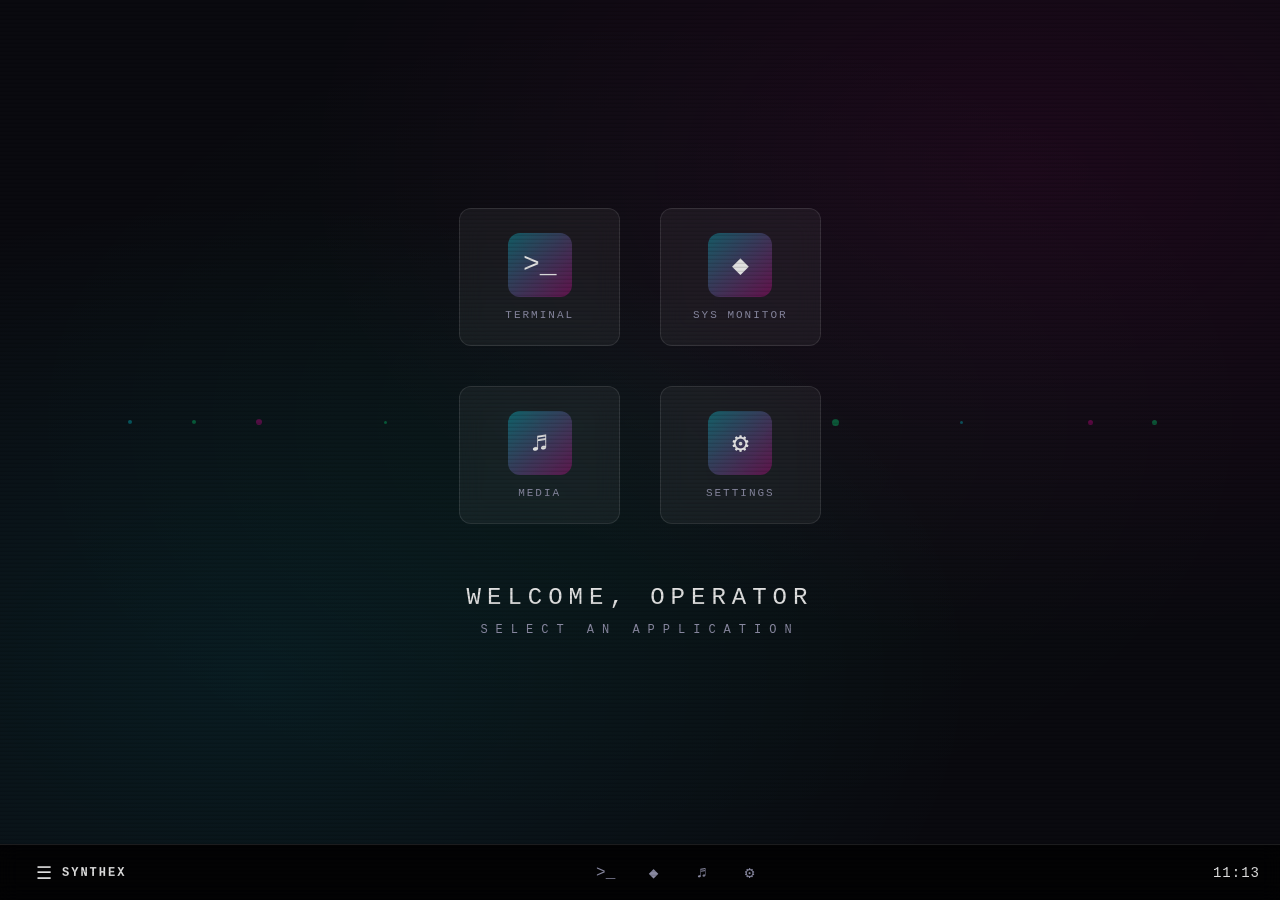
<file: Kimi_Agent_Zero JS Pure Django OS/static_site/index.html>
<!DOCTYPE html>
<html lang="en">
<head>
    <meta charset="UTF-8">
    <meta name="viewport" content="width=device-width, initial-scale=1.0">
    <title>Synthex OS</title>
    <link rel="stylesheet" href="static/css/synthex.css">
</head>
<body class="page-enter">

    <!-- Scanlines Overlay -->
    <div class="scanlines"></div>

    <!-- Boot Overlay -->
    
    <div id="boot-overlay">
        <div class="boot-content">
            <div class="boot-logo">
                <div class="logo-hexagon">
                    <div class="logo-inner">
                        <span class="logo-text">SX</span>
                    </div>
                </div>
                <h1 class="boot-title">SYNTHEX OS</h1>
                <p class="boot-version">v2.0.77 // NEURAL EDITION</p>
            </div>
            <div class="boot-bar-container">
                <div class="boot-bar"></div>
            </div>
            <p class="boot-status">INITIALIZING NEURAL INTERFACE...</p>
        </div>
    </div>
    

    <!-- Main Content -->
    <main class="app-window">
        
<div class="desktop">
    <!-- Floating Particles -->
    <div class="particle p1"></div>
    <div class="particle p2"></div>
    <div class="particle p3"></div>
    <div class="particle p4"></div>
    <div class="particle p5"></div>
    <div class="particle p6"></div>
    <div class="particle p7"></div>
    <div class="particle p8"></div>
    <div class="particle p9"></div>
    <div class="particle p10"></div>
    <div class="particle p11"></div>
    <div class="particle p12"></div>

    <!-- Desktop Grid -->
    <div class="desktop-grid">
        <a href="terminal/index.html" class="desktop-icon" data-text="TERMINAL">
            <div class="icon-box">
                <span class="icon-symbol">&gt;_</span>
            </div>
            <span class="icon-label">TERMINAL</span>
        </a>
        <a href="sysmon/index.html" class="desktop-icon" data-text="SYSMON">
            <div class="icon-box">
                <span class="icon-symbol">&#9670;</span>
            </div>
            <span class="icon-label">SYS MONITOR</span>
        </a>
        <a href="media/index.html" class="desktop-icon" data-text="MEDIA">
            <div class="icon-box">
                <span class="icon-symbol">&#9836;</span>
            </div>
            <span class="icon-label">MEDIA</span>
        </a>
        <a href="settings/index.html" class="desktop-icon" data-text="SETTINGS">
            <div class="icon-box">
                <span class="icon-symbol">&#9881;</span>
            </div>
            <span class="icon-label">SETTINGS</span>
        </a>
    </div>

    <!-- Welcome Text -->
    <div class="desktop-welcome">
        <h2 class="welcome-title" data-text="WELCOME, OPERATOR">WELCOME, OPERATOR</h2>
        <p class="welcome-subtitle">SELECT AN APPLICATION</p>
    </div>
</div>

    </main>

    <!-- Taskbar -->
    <nav class="taskbar">
        <a href="index.html" class="taskbar-start">
            <span class="start-icon">&#9776;</span>
            <span class="start-label">SYNTHEX</span>
        </a>
        <div class="taskbar-apps">
            <a href="terminal/index.html" class="taskbar-app " title="Terminal">
                <span class="app-icon">&gt;_</span>
            </a>
            <a href="sysmon/index.html" class="taskbar-app " title="System Monitor">
                <span class="app-icon">&#9670;</span>
            </a>
            <a href="media/index.html" class="taskbar-app " title="Media Player">
                <span class="app-icon">&#9836;</span>
            </a>
            <a href="settings/index.html" class="taskbar-app " title="Settings">
                <span class="app-icon">&#9881;</span>
            </a>
        </div>
        <div class="taskbar-clock">
            <span class="clock-time">11</span>
            <span class="clock-colon">:</span>
            <span class="clock-time">13</span>
        </div>
    </nav>

</body>
</html>
</file>
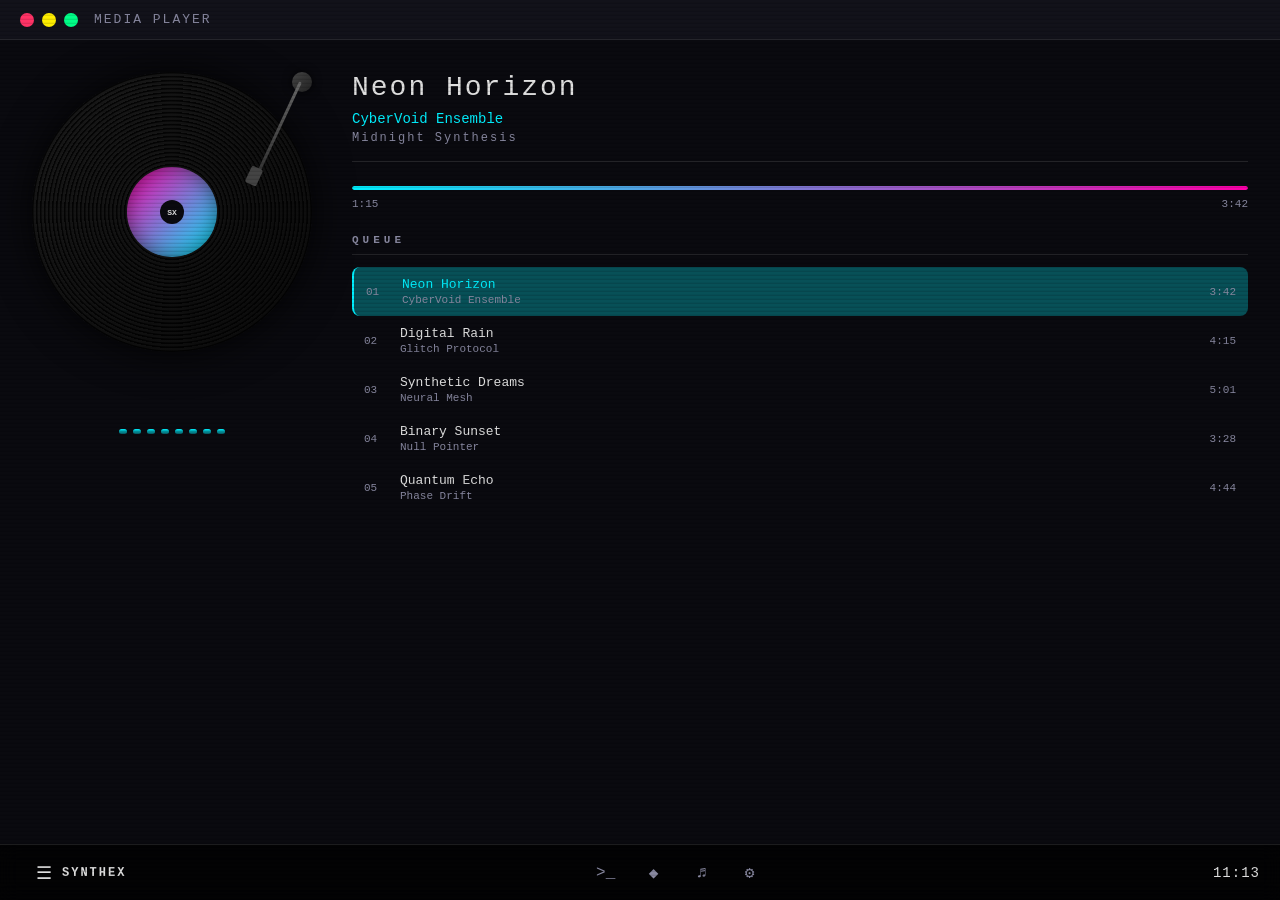
<file: Kimi_Agent_Zero JS Pure Django OS/static_site/media/index.html>
<!DOCTYPE html>
<html lang="en">
<head>
    <meta charset="UTF-8">
    <meta name="viewport" content="width=device-width, initial-scale=1.0">
    <title>Synthex OS</title>
    <link rel="stylesheet" href="../static/css/synthex.css">
</head>
<body class="page-enter">

    <!-- Scanlines Overlay -->
    <div class="scanlines"></div>

    <!-- Boot Overlay -->
    

    <!-- Main Content -->
    <main class="app-window">
        
<div class="media">
    <div class="media-header">
        <div class="terminal-controls">
            <a href="../index.html" class="ctrl-btn close" title="Close"></a>
            <span class="ctrl-btn minimize"></span>
            <span class="ctrl-btn maximize"></span>
        </div>
        <span class="media-title">MEDIA PLAYER</span>
    </div>

    <div class="media-body">
        <!-- Vinyl Section -->
        <div class="media-left">
            <div class="vinyl-container">
                <div class="vinyl-record">
                    <div class="vinyl-label">
                        <div class="label-inner">
                            <span class="label-text">SX</span>
                        </div>
                    </div>
                </div>
                <div class="tonearm">
                    <div class="arm-base"></div>
                    <div class="arm-stick"></div>
                    <div class="arm-head"></div>
                </div>
            </div>

            <!-- Equalizer -->
            <div class="equalizer">
                <div class="eq-bar" style="--eq-delay:0s;"></div>
                <div class="eq-bar" style="--eq-delay:0.1s;"></div>
                <div class="eq-bar" style="--eq-delay:0.2s;"></div>
                <div class="eq-bar" style="--eq-delay:0.3s;"></div>
                <div class="eq-bar" style="--eq-delay:0.4s;"></div>
                <div class="eq-bar" style="--eq-delay:0.5s;"></div>
                <div class="eq-bar" style="--eq-delay:0.6s;"></div>
                <div class="eq-bar" style="--eq-delay:0.7s;"></div>
            </div>
        </div>

        <!-- Track Info & Playlist -->
        <div class="media-right">
            <div class="track-info">
                <h2 class="track-title" data-text="Neon Horizon">Neon Horizon</h2>
                <p class="track-artist">CyberVoid Ensemble</p>
                <p class="track-album">Midnight Synthesis</p>
            </div>

            <div class="progress-section">
                <div class="progress-bar">
                    <div class="progress-fill"></div>
                </div>
                <div class="progress-time">
                    <span>1:15</span>
                    <span>3:42</span>
                </div>
            </div>

            <div class="playlist">
                <h3 class="playlist-header">QUEUE</h3>
                <ul class="playlist-list">
                    
                    <li class="playlist-item active">
                        <span class="pl-num">01</span>
                        <div class="pl-info">
                            <span class="pl-title">Neon Horizon</span>
                            <span class="pl-artist">CyberVoid Ensemble</span>
                        </div>
                        <span class="pl-duration">3:42</span>
                    </li>
                    
                    <li class="playlist-item ">
                        <span class="pl-num">02</span>
                        <div class="pl-info">
                            <span class="pl-title">Digital Rain</span>
                            <span class="pl-artist">Glitch Protocol</span>
                        </div>
                        <span class="pl-duration">4:15</span>
                    </li>
                    
                    <li class="playlist-item ">
                        <span class="pl-num">03</span>
                        <div class="pl-info">
                            <span class="pl-title">Synthetic Dreams</span>
                            <span class="pl-artist">Neural Mesh</span>
                        </div>
                        <span class="pl-duration">5:01</span>
                    </li>
                    
                    <li class="playlist-item ">
                        <span class="pl-num">04</span>
                        <div class="pl-info">
                            <span class="pl-title">Binary Sunset</span>
                            <span class="pl-artist">Null Pointer</span>
                        </div>
                        <span class="pl-duration">3:28</span>
                    </li>
                    
                    <li class="playlist-item ">
                        <span class="pl-num">05</span>
                        <div class="pl-info">
                            <span class="pl-title">Quantum Echo</span>
                            <span class="pl-artist">Phase Drift</span>
                        </div>
                        <span class="pl-duration">4:44</span>
                    </li>
                    
                </ul>
            </div>
        </div>
    </div>
</div>

    </main>

    <!-- Taskbar -->
    <nav class="taskbar">
        <a href="../index.html" class="taskbar-start">
            <span class="start-icon">&#9776;</span>
            <span class="start-label">SYNTHEX</span>
        </a>
        <div class="taskbar-apps">
            <a href="../terminal/index.html" class="taskbar-app " title="Terminal">
                <span class="app-icon">&gt;_</span>
            </a>
            <a href="../sysmon/index.html" class="taskbar-app " title="System Monitor">
                <span class="app-icon">&#9670;</span>
            </a>
            <a href="../media/index.html" class="taskbar-app " title="Media Player">
                <span class="app-icon">&#9836;</span>
            </a>
            <a href="../settings/index.html" class="taskbar-app " title="Settings">
                <span class="app-icon">&#9881;</span>
            </a>
        </div>
        <div class="taskbar-clock">
            <span class="clock-time">11</span>
            <span class="clock-colon">:</span>
            <span class="clock-time">13</span>
        </div>
    </nav>

</body>
</html>
</file>
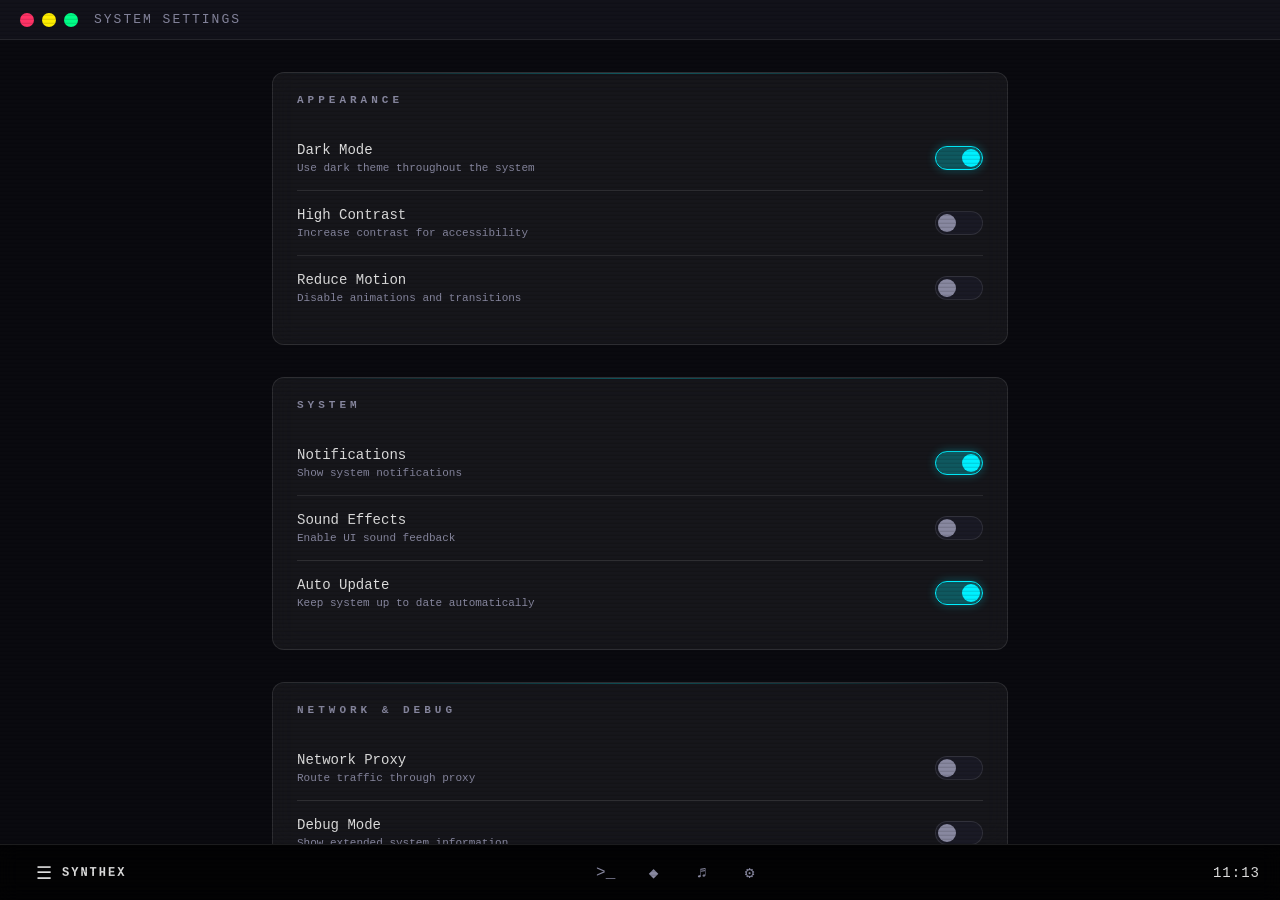
<file: Kimi_Agent_Zero JS Pure Django OS/static_site/settings/index.html>
<!DOCTYPE html>
<html lang="en">
<head>
    <meta charset="UTF-8">
    <meta name="viewport" content="width=device-width, initial-scale=1.0">
    <title>Synthex OS</title>
    <link rel="stylesheet" href="../static/css/synthex.css">
</head>
<body class="page-enter">

    <!-- Scanlines Overlay -->
    <div class="scanlines"></div>

    <!-- Boot Overlay -->
    

    <!-- Main Content -->
    <main class="app-window">
        
<div class="settings ">
    <div class="settings-header">
        <div class="terminal-controls">
            <a href="../index.html" class="ctrl-btn close" title="Close"></a>
            <span class="ctrl-btn minimize"></span>
            <span class="ctrl-btn maximize"></span>
        </div>
        <span class="settings-title">SYSTEM SETTINGS</span>
    </div>

    <div class="settings-body">
        

        <form method="post" class="settings-form">
            <input type="hidden" name="csrfmiddlewaretoken" value="static-csrf-token-placeholder">

            <div class="settings-section">
                <h3 class="section-title">APPEARANCE</h3>

                <div class="toggle-row">
                    <div class="toggle-label">
                        <span class="tl-name">Dark Mode</span>
                        <span class="tl-desc">Use dark theme throughout the system</span>
                    </div>
                    <label class="toggle-switch">
                        <input type="checkbox" name="dark_mode" checked>
                        <span class="toggle-slider"></span>
                    </label>
                </div>

                <div class="toggle-row">
                    <div class="toggle-label">
                        <span class="tl-name">High Contrast</span>
                        <span class="tl-desc">Increase contrast for accessibility</span>
                    </div>
                    <label class="toggle-switch">
                        <input type="checkbox" name="high_contrast" >
                        <span class="toggle-slider"></span>
                    </label>
                </div>

                <div class="toggle-row">
                    <div class="toggle-label">
                        <span class="tl-name">Reduce Motion</span>
                        <span class="tl-desc">Disable animations and transitions</span>
                    </div>
                    <label class="toggle-switch">
                        <input type="checkbox" name="reduce_motion" >
                        <span class="toggle-slider"></span>
                    </label>
                </div>
            </div>

            <div class="settings-section">
                <h3 class="section-title">SYSTEM</h3>

                <div class="toggle-row">
                    <div class="toggle-label">
                        <span class="tl-name">Notifications</span>
                        <span class="tl-desc">Show system notifications</span>
                    </div>
                    <label class="toggle-switch">
                        <input type="checkbox" name="notifications" checked>
                        <span class="toggle-slider"></span>
                    </label>
                </div>

                <div class="toggle-row">
                    <div class="toggle-label">
                        <span class="tl-name">Sound Effects</span>
                        <span class="tl-desc">Enable UI sound feedback</span>
                    </div>
                    <label class="toggle-switch">
                        <input type="checkbox" name="sound_effects" >
                        <span class="toggle-slider"></span>
                    </label>
                </div>

                <div class="toggle-row">
                    <div class="toggle-label">
                        <span class="tl-name">Auto Update</span>
                        <span class="tl-desc">Keep system up to date automatically</span>
                    </div>
                    <label class="toggle-switch">
                        <input type="checkbox" name="auto_update" checked>
                        <span class="toggle-slider"></span>
                    </label>
                </div>
            </div>

            <div class="settings-section">
                <h3 class="section-title">NETWORK & DEBUG</h3>

                <div class="toggle-row">
                    <div class="toggle-label">
                        <span class="tl-name">Network Proxy</span>
                        <span class="tl-desc">Route traffic through proxy</span>
                    </div>
                    <label class="toggle-switch">
                        <input type="checkbox" name="network_proxy" >
                        <span class="toggle-slider"></span>
                    </label>
                </div>

                <div class="toggle-row">
                    <div class="toggle-label">
                        <span class="tl-name">Debug Mode</span>
                        <span class="tl-desc">Show extended system information</span>
                    </div>
                    <label class="toggle-switch">
                        <input type="checkbox" name="debug_mode" >
                        <span class="toggle-slider"></span>
                    </label>
                </div>
            </div>

            <div class="form-actions">
                <button type="submit" class="btn-save">
                    <span class="btn-icon">&#10003;</span>
                    SAVE CHANGES
                </button>
            </div>
        </form>
    </div>
</div>

    </main>

    <!-- Taskbar -->
    <nav class="taskbar">
        <a href="../index.html" class="taskbar-start">
            <span class="start-icon">&#9776;</span>
            <span class="start-label">SYNTHEX</span>
        </a>
        <div class="taskbar-apps">
            <a href="../terminal/index.html" class="taskbar-app " title="Terminal">
                <span class="app-icon">&gt;_</span>
            </a>
            <a href="../sysmon/index.html" class="taskbar-app " title="System Monitor">
                <span class="app-icon">&#9670;</span>
            </a>
            <a href="../media/index.html" class="taskbar-app " title="Media Player">
                <span class="app-icon">&#9836;</span>
            </a>
            <a href="../settings/index.html" class="taskbar-app " title="Settings">
                <span class="app-icon">&#9881;</span>
            </a>
        </div>
        <div class="taskbar-clock">
            <span class="clock-time">11</span>
            <span class="clock-colon">:</span>
            <span class="clock-time">13</span>
        </div>
    </nav>

</body>
</html>
</file>
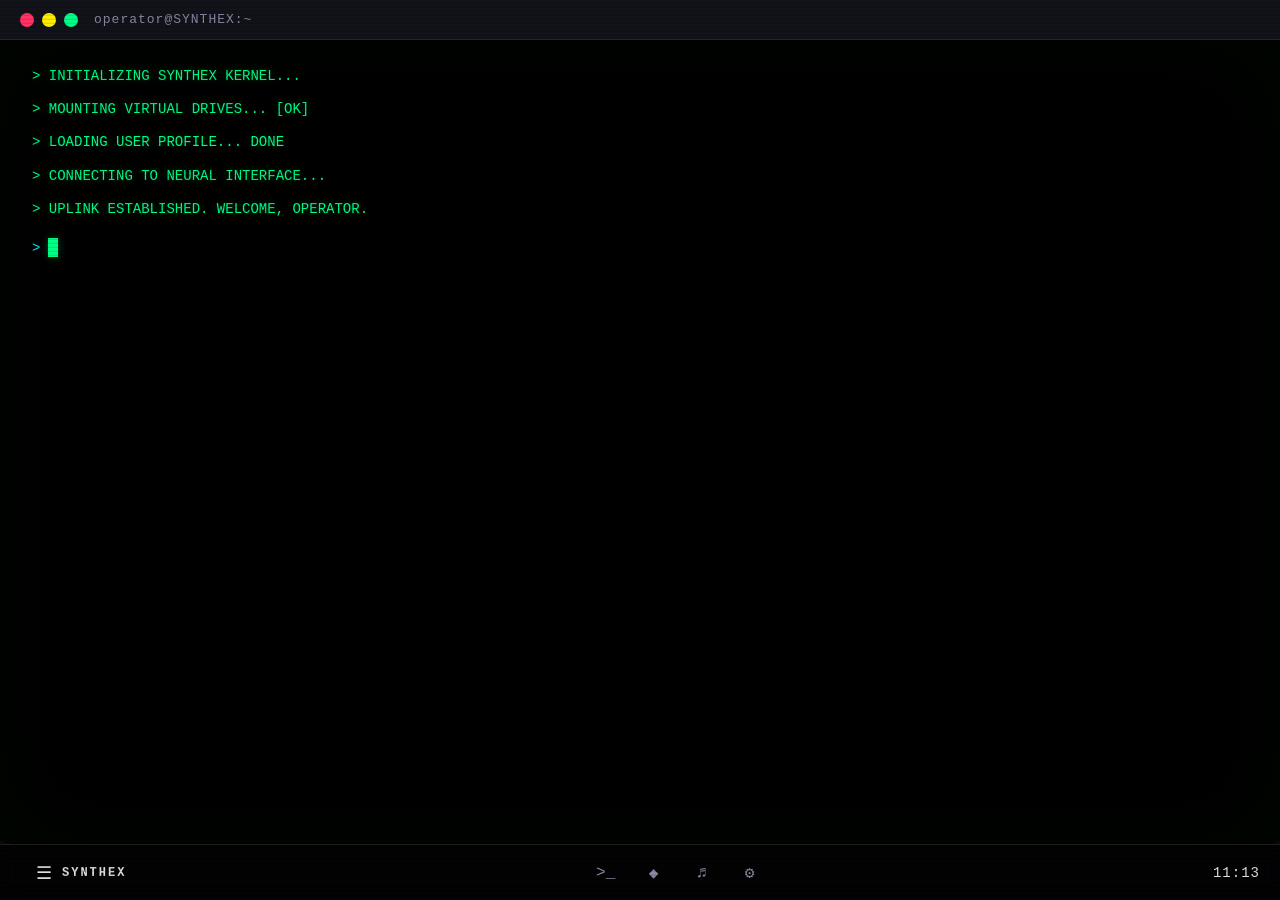
<file: Kimi_Agent_Zero JS Pure Django OS/static_site/terminal/index.html>
<!DOCTYPE html>
<html lang="en">
<head>
    <meta charset="UTF-8">
    <meta name="viewport" content="width=device-width, initial-scale=1.0">
    <title>Synthex OS</title>
    <link rel="stylesheet" href="../static/css/synthex.css">
</head>
<body class="page-enter">

    <!-- Scanlines Overlay -->
    <div class="scanlines"></div>

    <!-- Boot Overlay -->
    

    <!-- Main Content -->
    <main class="app-window">
        
<div class="terminal">
    <div class="terminal-header">
        <div class="terminal-controls">
            <a href="../index.html" class="ctrl-btn close" title="Close"></a>
            <span class="ctrl-btn minimize"></span>
            <span class="ctrl-btn maximize"></span>
        </div>
        <span class="terminal-title">operator@SYNTHEX:~</span>
    </div>
    <div class="terminal-body">
        <div class="terminal-output">
            
            <p class="terminal-line" style="animation-delay: 0s;">
                <span class="line-text">&gt; INITIALIZING SYNTHEX KERNEL...</span>
            </p>
            
            <p class="terminal-line" style="animation-delay: 1s;">
                <span class="line-text">&gt; MOUNTING VIRTUAL DRIVES... [OK]</span>
            </p>
            
            <p class="terminal-line" style="animation-delay: 2s;">
                <span class="line-text">&gt; LOADING USER PROFILE... DONE</span>
            </p>
            
            <p class="terminal-line" style="animation-delay: 3s;">
                <span class="line-text">&gt; CONNECTING TO NEURAL INTERFACE...</span>
            </p>
            
            <p class="terminal-line" style="animation-delay: 4s;">
                <span class="line-text">&gt; UPLINK ESTABLISHED. WELCOME, OPERATOR.</span>
            </p>
            
        </div>
        <div class="terminal-input">
            <span class="prompt">&gt;</span>
            <span class="input-cursor"></span>
        </div>
    </div>
</div>

    </main>

    <!-- Taskbar -->
    <nav class="taskbar">
        <a href="../index.html" class="taskbar-start">
            <span class="start-icon">&#9776;</span>
            <span class="start-label">SYNTHEX</span>
        </a>
        <div class="taskbar-apps">
            <a href="../terminal/index.html" class="taskbar-app " title="Terminal">
                <span class="app-icon">&gt;_</span>
            </a>
            <a href="../sysmon/index.html" class="taskbar-app " title="System Monitor">
                <span class="app-icon">&#9670;</span>
            </a>
            <a href="../media/index.html" class="taskbar-app " title="Media Player">
                <span class="app-icon">&#9836;</span>
            </a>
            <a href="../settings/index.html" class="taskbar-app " title="Settings">
                <span class="app-icon">&#9881;</span>
            </a>
        </div>
        <div class="taskbar-clock">
            <span class="clock-time">11</span>
            <span class="clock-colon">:</span>
            <span class="clock-time">13</span>
        </div>
    </nav>

</body>
</html>
</file>
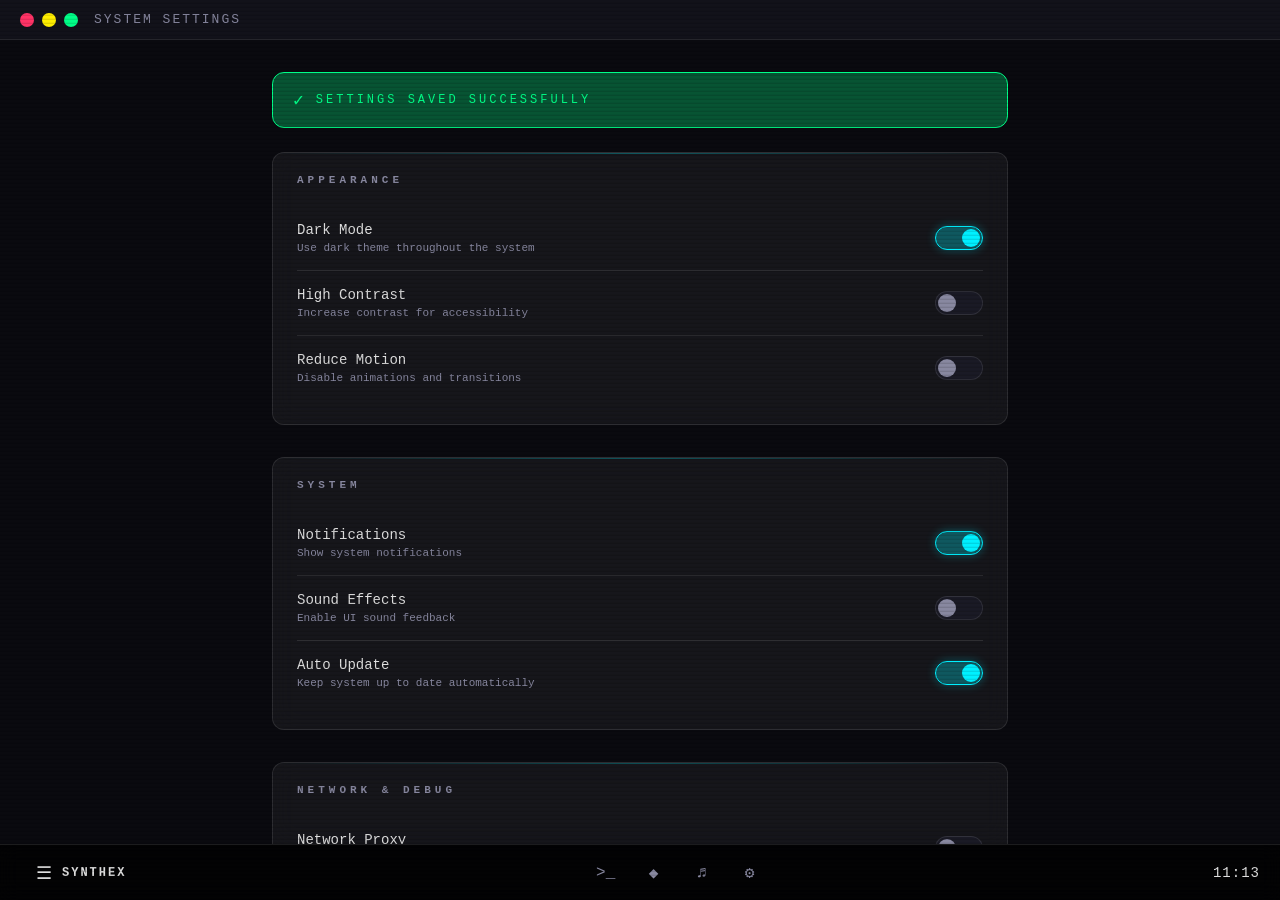
<file: Kimi_Agent_Zero JS Pure Django OS/static_site/settings/saved.html>
<!DOCTYPE html>
<html lang="en">
<head>
    <meta charset="UTF-8">
    <meta name="viewport" content="width=device-width, initial-scale=1.0">
    <title>Synthex OS</title>
    <link rel="stylesheet" href="../static/css/synthex.css">
</head>
<body class="page-enter">

    <!-- Scanlines Overlay -->
    <div class="scanlines"></div>

    <!-- Boot Overlay -->
    

    <!-- Main Content -->
    <main class="app-window">
        
<div class="settings settings-saved">
    <div class="settings-header">
        <div class="terminal-controls">
            <a href="../index.html" class="ctrl-btn close" title="Close"></a>
            <span class="ctrl-btn minimize"></span>
            <span class="ctrl-btn maximize"></span>
        </div>
        <span class="settings-title">SYSTEM SETTINGS</span>
    </div>

    <div class="settings-body">
        
        <div class="save-banner">
            <span class="banner-icon">&#10003;</span>
            <span class="banner-text">SETTINGS SAVED SUCCESSFULLY</span>
        </div>
        

        <form method="post" class="settings-form">
            <input type="hidden" name="csrfmiddlewaretoken" value="static-csrf-token-placeholder">

            <div class="settings-section">
                <h3 class="section-title">APPEARANCE</h3>

                <div class="toggle-row">
                    <div class="toggle-label">
                        <span class="tl-name">Dark Mode</span>
                        <span class="tl-desc">Use dark theme throughout the system</span>
                    </div>
                    <label class="toggle-switch">
                        <input type="checkbox" name="dark_mode" checked>
                        <span class="toggle-slider"></span>
                    </label>
                </div>

                <div class="toggle-row">
                    <div class="toggle-label">
                        <span class="tl-name">High Contrast</span>
                        <span class="tl-desc">Increase contrast for accessibility</span>
                    </div>
                    <label class="toggle-switch">
                        <input type="checkbox" name="high_contrast" >
                        <span class="toggle-slider"></span>
                    </label>
                </div>

                <div class="toggle-row">
                    <div class="toggle-label">
                        <span class="tl-name">Reduce Motion</span>
                        <span class="tl-desc">Disable animations and transitions</span>
                    </div>
                    <label class="toggle-switch">
                        <input type="checkbox" name="reduce_motion" >
                        <span class="toggle-slider"></span>
                    </label>
                </div>
            </div>

            <div class="settings-section">
                <h3 class="section-title">SYSTEM</h3>

                <div class="toggle-row">
                    <div class="toggle-label">
                        <span class="tl-name">Notifications</span>
                        <span class="tl-desc">Show system notifications</span>
                    </div>
                    <label class="toggle-switch">
                        <input type="checkbox" name="notifications" checked>
                        <span class="toggle-slider"></span>
                    </label>
                </div>

                <div class="toggle-row">
                    <div class="toggle-label">
                        <span class="tl-name">Sound Effects</span>
                        <span class="tl-desc">Enable UI sound feedback</span>
                    </div>
                    <label class="toggle-switch">
                        <input type="checkbox" name="sound_effects" >
                        <span class="toggle-slider"></span>
                    </label>
                </div>

                <div class="toggle-row">
                    <div class="toggle-label">
                        <span class="tl-name">Auto Update</span>
                        <span class="tl-desc">Keep system up to date automatically</span>
                    </div>
                    <label class="toggle-switch">
                        <input type="checkbox" name="auto_update" checked>
                        <span class="toggle-slider"></span>
                    </label>
                </div>
            </div>

            <div class="settings-section">
                <h3 class="section-title">NETWORK & DEBUG</h3>

                <div class="toggle-row">
                    <div class="toggle-label">
                        <span class="tl-name">Network Proxy</span>
                        <span class="tl-desc">Route traffic through proxy</span>
                    </div>
                    <label class="toggle-switch">
                        <input type="checkbox" name="network_proxy" >
                        <span class="toggle-slider"></span>
                    </label>
                </div>

                <div class="toggle-row">
                    <div class="toggle-label">
                        <span class="tl-name">Debug Mode</span>
                        <span class="tl-desc">Show extended system information</span>
                    </div>
                    <label class="toggle-switch">
                        <input type="checkbox" name="debug_mode" >
                        <span class="toggle-slider"></span>
                    </label>
                </div>
            </div>

            <div class="form-actions">
                <button type="submit" class="btn-save">
                    <span class="btn-icon">&#10003;</span>
                    SAVE CHANGES
                </button>
            </div>
        </form>
    </div>
</div>

    </main>

    <!-- Taskbar -->
    <nav class="taskbar">
        <a href="../index.html" class="taskbar-start">
            <span class="start-icon">&#9776;</span>
            <span class="start-label">SYNTHEX</span>
        </a>
        <div class="taskbar-apps">
            <a href="../terminal/index.html" class="taskbar-app " title="Terminal">
                <span class="app-icon">&gt;_</span>
            </a>
            <a href="../sysmon/index.html" class="taskbar-app " title="System Monitor">
                <span class="app-icon">&#9670;</span>
            </a>
            <a href="../media/index.html" class="taskbar-app " title="Media Player">
                <span class="app-icon">&#9836;</span>
            </a>
            <a href="../settings/index.html" class="taskbar-app " title="Settings">
                <span class="app-icon">&#9881;</span>
            </a>
        </div>
        <div class="taskbar-clock">
            <span class="clock-time">11</span>
            <span class="clock-colon">:</span>
            <span class="clock-time">13</span>
        </div>
    </nav>

</body>
</html>
</file>
<file: Kimi_Agent_Zero JS Pure Django OS/static_site/static/css/synthex.css>
/* ═══════════════════════════════════════════════
   SYNTHEX OS — THE IMPOSSIBLE DJANGO UI
   Zero JavaScript. Pure CSS Sorcery.
   ═══════════════════════════════════════════════ */

/* ── CSS Custom Properties ── */
:root {
    --bg-primary: #0a0a0f;
    --bg-secondary: #12121a;
    --bg-tertiary: #1a1a25;
    --cyan: #00f0ff;
    --cyan-dim: rgba(0, 240, 255, 0.3);
    --magenta: #ff00aa;
    --magenta-dim: rgba(255, 0, 170, 0.3);
    --green: #00ff88;
    --green-dim: rgba(0, 255, 136, 0.3);
    --yellow: #ffee00;
    --red: #ff3366;
    --text-primary: #e0e0e0;
    --text-secondary: #8888a0;
    --glass-bg: rgba(255, 255, 255, 0.05);
    --glass-border: rgba(255, 255, 255, 0.1);
    --glass-blur: 12px;
    --font-mono: 'Courier New', Courier, monospace;
    --font-sans: 'Segoe UI', system-ui, -apple-system, sans-serif;
    --radius: 12px;
    --transition: 0.3s cubic-bezier(0.16, 1, 0.3, 1);
}

/* ── Global Reset ── */
*, *::before, *::after {
    margin: 0;
    padding: 0;
    box-sizing: border-box;
}

html, body {
    height: 100%;
    overflow: hidden;
}

body {
    background: var(--bg-primary);
    color: var(--text-primary);
    font-family: var(--font-mono);
    -webkit-font-smoothing: antialiased;
    -moz-osx-font-smoothing: grayscale;
}

/* ── Selection ── */
::selection {
    background: var(--cyan-dim);
    color: var(--cyan);
}

::-moz-selection {
    background: var(--cyan-dim);
    color: var(--cyan);
}

/* ── Custom Scrollbar ── */
::-webkit-scrollbar {
    width: 8px;
}

::-webkit-scrollbar-track {
    background: var(--bg-secondary);
}

::-webkit-scrollbar-thumb {
    background: var(--cyan-dim);
    border-radius: 4px;
}

::-webkit-scrollbar-thumb:hover {
    background: var(--cyan);
}

/* ── Scanlines Overlay ── */
.scanlines {
    position: fixed;
    top: 0;
    left: 0;
    width: 100vw;
    height: 100vh;
    pointer-events: none;
    z-index: 9999;
    background: repeating-linear-gradient(
        0deg,
        rgba(0, 0, 0, 0.15) 0px,
        transparent 2px,
        transparent 4px
    );
}

/* ═══════════════════════════════════════════════
   PAGE ENTRANCE ANIMATION
   ═══════════════════════════════════════════════ */
@keyframes fadeSlideIn {
    from {
        opacity: 0;
        transform: translateY(10px);
    }
    to {
        opacity: 1;
        transform: translateY(0);
    }
}

body.page-enter {
    animation: fadeSlideIn 0.4s cubic-bezier(0.16, 1, 0.3, 1);
}

/* ═══════════════════════════════════════════════
   BOOT OVERLAY
   ═══════════════════════════════════════════════ */
#boot-overlay {
    position: fixed;
    top: 0;
    left: 0;
    width: 100vw;
    height: 100vh;
    background: var(--bg-primary);
    display: flex;
    align-items: center;
    justify-content: center;
    z-index: 10000;
    animation: bootFadeOut 0.8s ease-in-out 3s forwards;
}

@keyframes bootFadeOut {
    from {
        opacity: 1;
        visibility: visible;
    }
    to {
        opacity: 0;
        visibility: hidden;
    }
}

.boot-content {
    text-align: center;
    animation: bootPulse 2s ease-in-out infinite;
}

@keyframes bootPulse {
    0%, 100% { opacity: 1; }
    50% { opacity: 0.7; }
}

/* Boot Logo Hexagon */
.logo-hexagon {
    width: 120px;
    height: 120px;
    margin: 0 auto 24px;
    position: relative;
    display: flex;
    align-items: center;
    justify-content: center;
}

.logo-hexagon::before {
    content: '';
    position: absolute;
    inset: 0;
    background: linear-gradient(135deg, var(--cyan), var(--magenta));
    clip-path: polygon(50% 0%, 100% 25%, 100% 75%, 50% 100%, 0% 75%, 0% 25%);
    animation: logoGlow 2s ease-in-out infinite alternate;
}

@keyframes logoGlow {
    from { filter: drop-shadow(0 0 10px var(--cyan)); }
    to { filter: drop-shadow(0 0 30px var(--magenta)); }
}

.logo-inner {
    position: relative;
    z-index: 1;
    width: 100px;
    height: 100px;
    background: var(--bg-primary);
    clip-path: polygon(50% 0%, 100% 25%, 100% 75%, 50% 100%, 0% 75%, 0% 25%);
    display: flex;
    align-items: center;
    justify-content: center;
}

.logo-text {
    font-size: 32px;
    font-weight: bold;
    background: linear-gradient(135deg, var(--cyan), var(--magenta));
    -webkit-background-clip: text;
    -webkit-text-fill-color: transparent;
    background-clip: text;
}

.boot-title {
    font-size: 28px;
    letter-spacing: 8px;
    color: var(--text-primary);
    margin-bottom: 8px;
    font-weight: 300;
}

.boot-version {
    font-size: 12px;
    color: var(--text-secondary);
    letter-spacing: 4px;
    margin-bottom: 40px;
}

/* Boot Progress Bar */
.boot-bar-container {
    width: 300px;
    height: 2px;
    background: var(--bg-tertiary);
    margin: 0 auto 20px;
    overflow: hidden;
    position: relative;
}

.boot-bar {
    height: 100%;
    background: linear-gradient(90deg, var(--cyan), var(--magenta));
    animation: loadBar 2.5s cubic-bezier(0.16, 1, 0.3, 1) forwards;
}

@keyframes loadBar {
    from { width: 0%; }
    to { width: 100%; }
}

.boot-status {
    font-size: 11px;
    color: var(--cyan);
    letter-spacing: 3px;
    animation: statusBlink 1s step-end infinite;
}

@keyframes statusBlink {
    0%, 100% { opacity: 1; }
    50% { opacity: 0; }
}

/* ═══════════════════════════════════════════════
   TASKBAR
   ═══════════════════════════════════════════════ */
.taskbar {
    position: fixed;
    bottom: 0;
    left: 0;
    right: 0;
    height: 56px;
    background: rgba(0, 0, 0, 0.7);
    backdrop-filter: blur(10px);
    -webkit-backdrop-filter: blur(10px);
    border-top: 1px solid var(--glass-border);
    display: flex;
    align-items: center;
    justify-content: space-between;
    padding: 0 20px;
    z-index: 1000;
}

.taskbar-start {
    display: flex;
    align-items: center;
    gap: 10px;
    text-decoration: none;
    color: var(--text-primary);
    padding: 8px 16px;
    border-radius: var(--radius);
    transition: var(--transition);
}

.taskbar-start:hover {
    background: var(--cyan-dim);
    box-shadow: 0 0 15px var(--cyan-dim);
}

.start-icon {
    font-size: 18px;
}

.start-label {
    font-size: 12px;
    letter-spacing: 2px;
    font-weight: 600;
}

.taskbar-apps {
    display: flex;
    gap: 8px;
}

.taskbar-app {
    width: 40px;
    height: 40px;
    display: flex;
    align-items: center;
    justify-content: center;
    border-radius: var(--radius);
    text-decoration: none;
    color: var(--text-secondary);
    transition: var(--transition);
    position: relative;
}

.taskbar-app:hover {
    background: var(--glass-bg);
    color: var(--cyan);
    box-shadow: 0 0 10px var(--cyan-dim);
}

.taskbar-app.active {
    background: var(--cyan-dim);
    color: var(--cyan);
    box-shadow: 0 0 15px var(--cyan-dim);
}

.taskbar-app.active::after {
    content: '';
    position: absolute;
    bottom: -8px;
    left: 50%;
    transform: translateX(-50%);
    width: 4px;
    height: 4px;
    background: var(--cyan);
    border-radius: 50%;
    box-shadow: 0 0 8px var(--cyan);
}

.app-icon {
    font-size: 16px;
}

/* Taskbar Clock */
.taskbar-clock {
    display: flex;
    align-items: center;
    font-size: 14px;
    color: var(--text-primary);
    letter-spacing: 1px;
    font-variant-numeric: tabular-nums;
}

.clock-colon {
    animation: colonBlink 1s step-end infinite;
}

@keyframes colonBlink {
    0%, 100% { opacity: 1; }
    50% { opacity: 0; }
}

/* ═══════════════════════════════════════════════
   MAIN CONTENT AREA
   ═══════════════════════════════════════════════ */
.app-window {
    position: fixed;
    top: 0;
    left: 0;
    right: 0;
    bottom: 56px;
    overflow-y: auto;
    overflow-x: hidden;
}

/* ═══════════════════════════════════════════════
   DESKTOP
   ═══════════════════════════════════════════════ */
.desktop {
    min-height: 100%;
    background:
        radial-gradient(ellipse at 20% 80%, rgba(0, 240, 255, 0.08) 0%, transparent 50%),
        radial-gradient(ellipse at 80% 20%, rgba(255, 0, 170, 0.08) 0%, transparent 50%),
        radial-gradient(ellipse at 50% 50%, rgba(0, 255, 136, 0.03) 0%, transparent 70%),
        var(--bg-primary);
    display: flex;
    flex-direction: column;
    align-items: center;
    justify-content: center;
    position: relative;
    padding: 40px;
    overflow: hidden;
}

/* Floating Particles */
.particle {
    position: absolute;
    border-radius: 50%;
    background: var(--cyan);
    opacity: 0.3;
    pointer-events: none;
    animation: floatParticle linear infinite;
}

@keyframes floatParticle {
    0% {
        transform: translateY(100vh) translateX(0) scale(0);
        opacity: 0;
    }
    10% {
        opacity: 0.3;
    }
    90% {
        opacity: 0.3;
    }
    100% {
        transform: translateY(-100px) translateX(50px) scale(1);
        opacity: 0;
    }
}

.p1 { width: 4px; height: 4px; left: 10%; animation-duration: 8s; animation-delay: 0s; }
.p2 { width: 6px; height: 6px; left: 20%; animation-duration: 10s; animation-delay: 1s; background: var(--magenta); }
.p3 { width: 3px; height: 3px; left: 30%; animation-duration: 7s; animation-delay: 2s; background: var(--green); }
.p4 { width: 5px; height: 5px; left: 45%; animation-duration: 9s; animation-delay: 0.5s; }
.p5 { width: 4px; height: 4px; left: 55%; animation-duration: 11s; animation-delay: 3s; background: var(--magenta); }
.p6 { width: 7px; height: 7px; left: 65%; animation-duration: 8s; animation-delay: 1.5s; background: var(--green); }
.p7 { width: 3px; height: 3px; left: 75%; animation-duration: 12s; animation-delay: 2.5s; }
.p8 { width: 5px; height: 5px; left: 85%; animation-duration: 9s; animation-delay: 0s; background: var(--magenta); }
.p9 { width: 4px; height: 4px; left: 15%; animation-duration: 10s; animation-delay: 4s; background: var(--green); }
.p10 { width: 6px; height: 6px; left: 40%; animation-duration: 7s; animation-delay: 3.5s; }
.p11 { width: 3px; height: 3px; left: 60%; animation-duration: 11s; animation-delay: 5s; background: var(--cyan); }
.p12 { width: 5px; height: 5px; left: 90%; animation-duration: 8s; animation-delay: 2s; background: var(--green); }

/* Desktop Grid */
.desktop-grid {
    display: grid;
    grid-template-columns: repeat(2, 1fr);
    gap: 40px;
    margin-bottom: 60px;
    z-index: 1;
}

.desktop-icon {
    display: flex;
    flex-direction: column;
    align-items: center;
    gap: 12px;
    text-decoration: none;
    padding: 24px 32px;
    border-radius: var(--radius);
    background: var(--glass-bg);
    border: 1px solid var(--glass-border);
    backdrop-filter: blur(var(--glass-blur));
    -webkit-backdrop-filter: blur(var(--glass-blur));
    transition: var(--transition);
    position: relative;
}

.desktop-icon::before,
.desktop-icon::after {
    content: attr(data-text);
    position: absolute;
    top: 50%;
    left: 50%;
    transform: translate(-50%, -50%);
    font-size: 11px;
    letter-spacing: 3px;
    color: transparent;
    pointer-events: none;
    opacity: 0;
    white-space: nowrap;
}

.desktop-icon:hover {
    transform: scale(1.1);
    border-color: var(--cyan);
    box-shadow: 0 0 20px var(--cyan-dim), inset 0 0 20px rgba(0, 240, 255, 0.05);
}

.desktop-icon:hover::before {
    animation: glitchBefore 0.3s infinite linear alternate-reverse;
    opacity: 1;
}

.desktop-icon:hover::after {
    animation: glitchAfter 0.3s infinite linear alternate-reverse;
    opacity: 1;
}

@keyframes glitchBefore {
    0% { clip-path: inset(0 0 60% 0); color: var(--cyan); transform: translate(-48%, -50%); }
    50% { clip-path: inset(40% 0 0 0); color: var(--magenta); transform: translate(-52%, -50%); }
    100% { clip-path: inset(20% 0 40% 0); color: var(--cyan); transform: translate(-49%, -50%); }
}

@keyframes glitchAfter {
    0% { clip-path: inset(60% 0 0 0); color: var(--magenta); transform: translate(-52%, -50%); }
    50% { clip-path: inset(0 0 60% 0); color: var(--cyan); transform: translate(-48%, -50%); }
    100% { clip-path: inset(40% 0 20% 0); color: var(--magenta); transform: translate(-51%, -50%); }
}

.icon-box {
    width: 64px;
    height: 64px;
    display: flex;
    align-items: center;
    justify-content: center;
    border-radius: var(--radius);
    background: linear-gradient(135deg, var(--cyan-dim), var(--magenta-dim));
}

.icon-symbol {
    font-size: 28px;
    color: var(--text-primary);
}

.icon-label {
    font-size: 11px;
    letter-spacing: 2px;
    color: var(--text-secondary);
}

.desktop-icon:hover .icon-label {
    color: var(--cyan);
}

/* Welcome Text */
.desktop-welcome {
    text-align: center;
    z-index: 1;
}

.welcome-title {
    font-size: 24px;
    letter-spacing: 6px;
    color: var(--text-primary);
    margin-bottom: 12px;
    position: relative;
    font-weight: 300;
}

.welcome-subtitle {
    font-size: 12px;
    letter-spacing: 8px;
    color: var(--text-secondary);
}

/* ═══════════════════════════════════════════════
   TERMINAL
   ═══════════════════════════════════════════════ */
.terminal {
    min-height: 100%;
    background: var(--bg-primary);
    display: flex;
    flex-direction: column;
}

.terminal-header {
    display: flex;
    align-items: center;
    padding: 12px 20px;
    background: var(--bg-secondary);
    border-bottom: 1px solid var(--glass-border);
    gap: 16px;
}

.terminal-title {
    font-size: 13px;
    color: var(--text-secondary);
    letter-spacing: 1px;
}

.terminal-controls {
    display: flex;
    gap: 8px;
}

.ctrl-btn {
    width: 14px;
    height: 14px;
    border-radius: 50%;
    display: block;
    cursor: pointer;
    text-decoration: none;
    border: none;
    transition: var(--transition);
}

.ctrl-btn.close {
    background: var(--red);
}

.ctrl-btn.minimize {
    background: var(--yellow);
    cursor: default;
}

.ctrl-btn.maximize {
    background: var(--green);
    cursor: default;
}

.ctrl-btn.close:hover {
    box-shadow: 0 0 10px var(--red);
    transform: scale(1.1);
}

.terminal-body {
    flex: 1;
    padding: 24px 32px;
    background: #000;
    border-radius: 0 0 20px 20px / 0 0 5px 5px;
    box-shadow: inset 0 0 60px rgba(0, 0, 0, 0.8);
    position: relative;
    overflow: auto;
}

.terminal-body::before {
    content: '';
    position: absolute;
    inset: 0;
    border-radius: inherit;
    box-shadow: inset 0 0 100px rgba(0, 255, 0, 0.03);
    pointer-events: none;
}

.terminal-output {
    margin-bottom: 16px;
}

.terminal-line {
    margin-bottom: 8px;
    overflow: hidden;
    white-space: nowrap;
    width: 0;
    animation: typing 1.5s steps(60, end) forwards;
}

@keyframes typing {
    from { width: 0; }
    to { width: 100%; }
}

.line-text {
    color: var(--green);
    font-size: 14px;
    line-height: 1.8;
    text-shadow: 0 0 8px var(--green-dim);
}

/* Stagger each line */
.terminal-line:nth-child(1) { animation-delay: 0.5s; }
.terminal-line:nth-child(2) { animation-delay: 2s; }
.terminal-line:nth-child(3) { animation-delay: 3.5s; }
.terminal-line:nth-child(4) { animation-delay: 5s; }
.terminal-line:nth-child(5) { animation-delay: 6.5s; }

.terminal-input {
    display: flex;
    align-items: center;
    gap: 8px;
}

.prompt {
    color: var(--cyan);
    font-size: 14px;
}

.input-cursor {
    display: inline-block;
    width: 10px;
    height: 1.2em;
    background: var(--green);
    animation: blinkCursor 1s step-end infinite;
    box-shadow: 0 0 8px var(--green-dim);
}

@keyframes blinkCursor {
    0%, 100% { opacity: 1; }
    50% { opacity: 0; }
}

/* ═══════════════════════════════════════════════
   SYSTEM MONITOR
   ═══════════════════════════════════════════════ */
.sysmon {
    min-height: 100%;
    background: var(--bg-primary);
    display: flex;
    flex-direction: column;
}

.sysmon-header {
    display: flex;
    align-items: center;
    padding: 12px 20px;
    background: var(--bg-secondary);
    border-bottom: 1px solid var(--glass-border);
    gap: 16px;
}

.sysmon-title {
    font-size: 13px;
    color: var(--text-secondary);
    letter-spacing: 2px;
}

.sysmon-grid {
    flex: 1;
    display: grid;
    grid-template-columns: repeat(3, 1fr);
    grid-template-rows: auto auto;
    gap: 20px;
    padding: 24px;
    overflow-y: auto;
}

/* Glass Cards */
.glass-card {
    background: var(--glass-bg);
    backdrop-filter: blur(var(--glass-blur));
    -webkit-backdrop-filter: blur(var(--glass-blur));
    border: 1px solid var(--glass-border);
    border-radius: var(--radius);
    padding: 24px;
    position: relative;
    overflow: hidden;
}

.glass-card::before {
    content: '';
    position: absolute;
    top: 0;
    left: 0;
    right: 0;
    height: 1px;
    background: linear-gradient(90deg, transparent, var(--cyan-dim), transparent);
}

.card-header {
    display: flex;
    align-items: center;
    gap: 8px;
    margin-bottom: 16px;
}

.card-icon {
    color: var(--cyan);
    font-size: 10px;
}

.card-name {
    font-size: 11px;
    letter-spacing: 3px;
    color: var(--text-secondary);
}

.metric-value {
    font-size: 36px;
    font-weight: 300;
    color: var(--text-primary);
    margin-bottom: 12px;
    font-variant-numeric: tabular-nums;
}

.pulse-glow {
    animation: pulseGlow 2s ease-in-out infinite;
}

@keyframes pulseGlow {
    0%, 100% { text-shadow: 0 0 5px var(--cyan-dim); }
    50% { text-shadow: 0 0 20px var(--cyan), 0 0 40px var(--cyan-dim); }
}

.bar-container {
    height: 6px;
    background: var(--bg-tertiary);
    border-radius: 3px;
    overflow: hidden;
    margin-bottom: 12px;
}

.bar-fill {
    height: 100%;
    border-radius: 3px;
    width: var(--bar-width);
    position: relative;
    overflow: hidden;
}

.bar-fill::after {
    content: '';
    position: absolute;
    inset: 0;
    background: linear-gradient(90deg, transparent, rgba(255, 255, 255, 0.3), transparent);
    animation: barShimmer 2s infinite;
}

@keyframes barShimmer {
    0% { transform: translateX(-100%); }
    100% { transform: translateX(100%); }
}

.cpu-bar {
    background: linear-gradient(90deg, var(--cyan), var(--magenta));
    animation: cpuPulse 3s ease-in-out infinite alternate;
}

@keyframes cpuPulse {
    0% { width: calc(var(--bar-width) - 10%); }
    100% { width: calc(var(--bar-width) + 10%); }
}

.ram-bar {
    background: linear-gradient(90deg, var(--green), var(--cyan));
    animation: ramPulse 4s ease-in-out infinite alternate;
}

@keyframes ramPulse {
    0% { width: calc(var(--bar-width) - 5%); }
    100% { width: calc(var(--bar-width) + 8%); }
}

.disk-bar {
    background: linear-gradient(90deg, var(--yellow), var(--red));
}

.metric-detail {
    font-size: 11px;
    color: var(--text-secondary);
    letter-spacing: 1px;
}

/* Network Card */
.network-card {
    grid-column: span 2;
}

.network-stats {
    display: flex;
    gap: 32px;
    margin-bottom: 16px;
}

.net-stat {
    display: flex;
    flex-direction: column;
    gap: 4px;
}

.net-label {
    font-size: 10px;
    letter-spacing: 3px;
    color: var(--text-secondary);
}

.net-value {
    font-size: 18px;
    color: var(--green);
    font-variant-numeric: tabular-nums;
}

/* Network Graph */
.network-graph {
    display: flex;
    align-items: flex-end;
    gap: 4px;
    height: 60px;
}

.graph-bar {
    flex: 1;
    height: var(--h);
    background: linear-gradient(to top, var(--cyan-dim), var(--cyan));
    border-radius: 2px 2px 0 0;
    animation: graphBounce 1.2s ease-in-out infinite alternate;
    animation-delay: var(--d);
    min-height: 4px;
}

@keyframes graphBounce {
    0% { height: var(--h); opacity: 0.6; }
    100% { height: calc(var(--h) + 20%); opacity: 1; }
}

/* Uptime */
.uptime-value {
    font-size: 24px;
    color: var(--green);
}

/* Processes */
.proc-grid {
    display: grid;
    grid-template-columns: 1fr 1fr;
    gap: 16px;
}

.proc-item {
    display: flex;
    flex-direction: column;
    gap: 4px;
}

.proc-label {
    font-size: 10px;
    letter-spacing: 3px;
    color: var(--text-secondary);
}

.proc-value {
    font-size: 24px;
    color: var(--text-primary);
    font-variant-numeric: tabular-nums;
}

/* ═══════════════════════════════════════════════
   MEDIA PLAYER
   ═══════════════════════════════════════════════ */
.media {
    min-height: 100%;
    background: var(--bg-primary);
    display: flex;
    flex-direction: column;
}

.media-header {
    display: flex;
    align-items: center;
    padding: 12px 20px;
    background: var(--bg-secondary);
    border-bottom: 1px solid var(--glass-border);
    gap: 16px;
}

.media-title {
    font-size: 13px;
    color: var(--text-secondary);
    letter-spacing: 2px;
}

.media-body {
    flex: 1;
    display: flex;
    padding: 32px;
    gap: 40px;
    overflow-y: auto;
}

.media-left {
    display: flex;
    flex-direction: column;
    align-items: center;
    gap: 32px;
}

/* Vinyl Record */
.vinyl-container {
    position: relative;
    width: 280px;
    height: 280px;
}

.vinyl-record {
    width: 100%;
    height: 100%;
    border-radius: 50%;
    background:
        repeating-radial-gradient(
            circle at center,
            transparent 0,
            transparent 2px,
            rgba(0, 0, 0, 0.8) 3px,
            rgba(0, 0, 0, 0.8) 4px
        ),
        linear-gradient(135deg, #1a1a1a, #0a0a0a);
    display: flex;
    align-items: center;
    justify-content: center;
    animation: vinylSpin 2s linear infinite;
    box-shadow: 0 0 40px rgba(0, 0, 0, 0.8);
}

@keyframes vinylSpin {
    100% { transform: rotate(360deg); }
}

.vinyl-label {
    width: 90px;
    height: 90px;
    border-radius: 50%;
    background: linear-gradient(135deg, var(--magenta), var(--cyan));
    display: flex;
    align-items: center;
    justify-content: center;
    box-shadow: inset 0 0 20px rgba(0, 0, 0, 0.5);
}

.label-inner {
    width: 24px;
    height: 24px;
    border-radius: 50%;
    background: var(--bg-primary);
    display: flex;
    align-items: center;
    justify-content: center;
}

.label-text {
    font-size: 8px;
    font-weight: bold;
    color: var(--text-primary);
}

/* Tonearm */
.tonearm {
    position: absolute;
    top: 0;
    right: 0;
    width: 120px;
    height: 120px;
    pointer-events: none;
}

.arm-base {
    position: absolute;
    top: 0;
    right: 0;
    width: 20px;
    height: 20px;
    border-radius: 50%;
    background: linear-gradient(135deg, #444, #222);
    box-shadow: 0 0 10px rgba(0, 0, 0, 0.8);
}

.arm-stick {
    position: absolute;
    top: 10px;
    right: 10px;
    width: 3px;
    height: 100px;
    background: linear-gradient(to bottom, #666, #333);
    transform-origin: top center;
    transform: rotate(25deg);
    border-radius: 2px;
}

.arm-head {
    position: absolute;
    top: 95px;
    right: 52px;
    width: 12px;
    height: 18px;
    background: #444;
    border-radius: 2px;
    transform: rotate(25deg);
}

/* Equalizer */
.equalizer {
    display: flex;
    align-items: flex-end;
    gap: 6px;
    height: 50px;
}

.eq-bar {
    width: 8px;
    background: linear-gradient(to top, var(--cyan-dim), var(--cyan));
    border-radius: 4px;
    animation: eqBounce 0.8s ease-in-out infinite alternate;
    animation-delay: var(--eq-delay);
    min-height: 5px;
}

@keyframes eqBounce {
    0% { height: 5px; }
    100% { height: 40px; }
}

/* Track Info */
.media-right {
    flex: 1;
    display: flex;
    flex-direction: column;
    gap: 24px;
}

.track-info {
    padding-bottom: 16px;
    border-bottom: 1px solid var(--glass-border);
}

.track-title {
    font-size: 28px;
    font-weight: 300;
    color: var(--text-primary);
    margin-bottom: 8px;
    position: relative;
    letter-spacing: 2px;
}

.track-artist {
    font-size: 14px;
    color: var(--cyan);
    margin-bottom: 4px;
}

.track-album {
    font-size: 12px;
    color: var(--text-secondary);
    letter-spacing: 2px;
}

/* Progress Bar */
.progress-section {
    display: flex;
    flex-direction: column;
    gap: 8px;
}

.progress-bar {
    height: 4px;
    background: var(--bg-tertiary);
    border-radius: 2px;
    overflow: hidden;
}

.progress-fill {
    height: 100%;
    background: linear-gradient(90deg, var(--cyan), var(--magenta));
    border-radius: 2px;
    animation: progressLoop 30s linear infinite;
}

@keyframes progressLoop {
    0% { width: 0%; }
    100% { width: 100%; }
}

.progress-time {
    display: flex;
    justify-content: space-between;
    font-size: 11px;
    color: var(--text-secondary);
    font-variant-numeric: tabular-nums;
}

/* Playlist */
.playlist {
    flex: 1;
    overflow-y: auto;
}

.playlist-header {
    font-size: 11px;
    letter-spacing: 4px;
    color: var(--text-secondary);
    margin-bottom: 12px;
    padding-bottom: 8px;
    border-bottom: 1px solid var(--glass-border);
}

.playlist-list {
    list-style: none;
}

.playlist-item {
    display: flex;
    align-items: center;
    gap: 12px;
    padding: 10px 12px;
    border-radius: 8px;
    transition: var(--transition);
    cursor: default;
}

.playlist-item:hover {
    background: var(--glass-bg);
}

.playlist-item.active {
    background: var(--cyan-dim);
    border-left: 2px solid var(--cyan);
}

.pl-num {
    font-size: 11px;
    color: var(--text-secondary);
    width: 24px;
}

.pl-info {
    flex: 1;
    display: flex;
    flex-direction: column;
    gap: 2px;
}

.pl-title {
    font-size: 13px;
    color: var(--text-primary);
}

.pl-artist {
    font-size: 11px;
    color: var(--text-secondary);
}

.pl-duration {
    font-size: 11px;
    color: var(--text-secondary);
    font-variant-numeric: tabular-nums;
}

.playlist-item.active .pl-title {
    color: var(--cyan);
}

/* ═══════════════════════════════════════════════
   SETTINGS
   ═══════════════════════════════════════════════ */
.settings {
    min-height: 100%;
    background: var(--bg-primary);
    display: flex;
    flex-direction: column;
}

.settings-header {
    display: flex;
    align-items: center;
    padding: 12px 20px;
    background: var(--bg-secondary);
    border-bottom: 1px solid var(--glass-border);
    gap: 16px;
}

.settings-title {
    font-size: 13px;
    color: var(--text-secondary);
    letter-spacing: 2px;
}

.settings-body {
    flex: 1;
    padding: 32px;
    overflow-y: auto;
    max-width: 800px;
    margin: 0 auto;
    width: 100%;
}

/* Save Banner */
.save-banner {
    display: flex;
    align-items: center;
    gap: 12px;
    padding: 16px 20px;
    background: var(--green-dim);
    border: 1px solid var(--green);
    border-radius: var(--radius);
    margin-bottom: 24px;
    animation: bannerSlideIn 0.4s cubic-bezier(0.16, 1, 0.3, 1);
}

@keyframes bannerSlideIn {
    from {
        opacity: 0;
        transform: translateY(-10px);
    }
    to {
        opacity: 1;
        transform: translateY(0);
    }
}

.banner-icon {
    color: var(--green);
    font-size: 18px;
}

.banner-text {
    font-size: 12px;
    letter-spacing: 3px;
    color: var(--green);
}

/* Settings Form */
.settings-form {
    display: flex;
    flex-direction: column;
    gap: 32px;
}

.settings-section {
    background: var(--glass-bg);
    backdrop-filter: blur(var(--glass-blur));
    -webkit-backdrop-filter: blur(var(--glass-blur));
    border: 1px solid var(--glass-border);
    border-radius: var(--radius);
    padding: 24px;
}

.settings-section::before {
    content: '';
    display: block;
    height: 1px;
    background: linear-gradient(90deg, transparent, var(--cyan-dim), transparent);
    margin: -24px -24px 20px -24px;
    border-radius: var(--radius) var(--radius) 0 0;
}

.section-title {
    font-size: 11px;
    letter-spacing: 4px;
    color: var(--text-secondary);
    margin-bottom: 20px;
}

.toggle-row {
    display: flex;
    align-items: center;
    justify-content: space-between;
    padding: 16px 0;
    border-bottom: 1px solid var(--glass-border);
}

.toggle-row:last-child {
    border-bottom: none;
}

.toggle-label {
    display: flex;
    flex-direction: column;
    gap: 4px;
}

.tl-name {
    font-size: 14px;
    color: var(--text-primary);
}

.tl-desc {
    font-size: 11px;
    color: var(--text-secondary);
}

/* Toggle Switch */
.toggle-switch {
    position: relative;
    width: 48px;
    height: 24px;
    cursor: pointer;
    flex-shrink: 0;
}

.toggle-switch input {
    appearance: none;
    -webkit-appearance: none;
    width: 0;
    height: 0;
    opacity: 0;
}

.toggle-slider {
    position: absolute;
    inset: 0;
    background: var(--bg-tertiary);
    border-radius: 12px;
    transition: var(--transition);
    border: 1px solid var(--glass-border);
}

.toggle-slider::before {
    content: '';
    position: absolute;
    width: 18px;
    height: 18px;
    left: 2px;
    top: 50%;
    transform: translateY(-50%);
    background: var(--text-secondary);
    border-radius: 50%;
    transition: var(--transition);
}

.toggle-switch input:checked + .toggle-slider {
    background: var(--cyan-dim);
    border-color: var(--cyan);
    box-shadow: 0 0 10px var(--cyan-dim);
}

.toggle-switch input:checked + .toggle-slider::before {
    transform: translateY(-50%) translateX(24px);
    background: var(--cyan);
}

/* Form Actions */
.form-actions {
    display: flex;
    justify-content: flex-end;
    padding-top: 8px;
}

.btn-save {
    display: flex;
    align-items: center;
    gap: 10px;
    padding: 14px 32px;
    background: linear-gradient(135deg, var(--cyan-dim), var(--magenta-dim));
    border: 1px solid var(--cyan);
    border-radius: var(--radius);
    color: var(--text-primary);
    font-family: var(--font-mono);
    font-size: 12px;
    letter-spacing: 3px;
    cursor: pointer;
    transition: var(--transition);
}

.btn-save:hover {
    box-shadow: 0 0 20px var(--cyan-dim), inset 0 0 20px rgba(0, 240, 255, 0.1);
    transform: translateY(-2px);
}

.btn-icon {
    font-size: 16px;
    color: var(--green);
}

/* Save flash animation on the form itself */
.settings-saved .settings-section {
    animation: saveFlash 0.6s ease-in-out;
}

@keyframes saveFlash {
    0% { border-color: var(--glass-border); }
    50% { border-color: var(--green); box-shadow: 0 0 20px var(--green-dim); }
    100% { border-color: var(--glass-border); }
}

/* ═══════════════════════════════════════════════
   RESPONSIVE
   ═══════════════════════════════════════════════ */
@media (max-width: 768px) {
    .desktop-grid {
        grid-template-columns: 1fr;
    }

    .sysmon-grid {
        grid-template-columns: 1fr;
    }

    .network-card {
        grid-column: span 1;
    }

    .media-body {
        flex-direction: column;
        align-items: center;
    }

    .vinyl-container {
        width: 200px;
        height: 200px;
    }

    .taskbar {
        padding: 0 10px;
    }

    .taskbar-apps {
        gap: 4px;
    }
}
</file>
